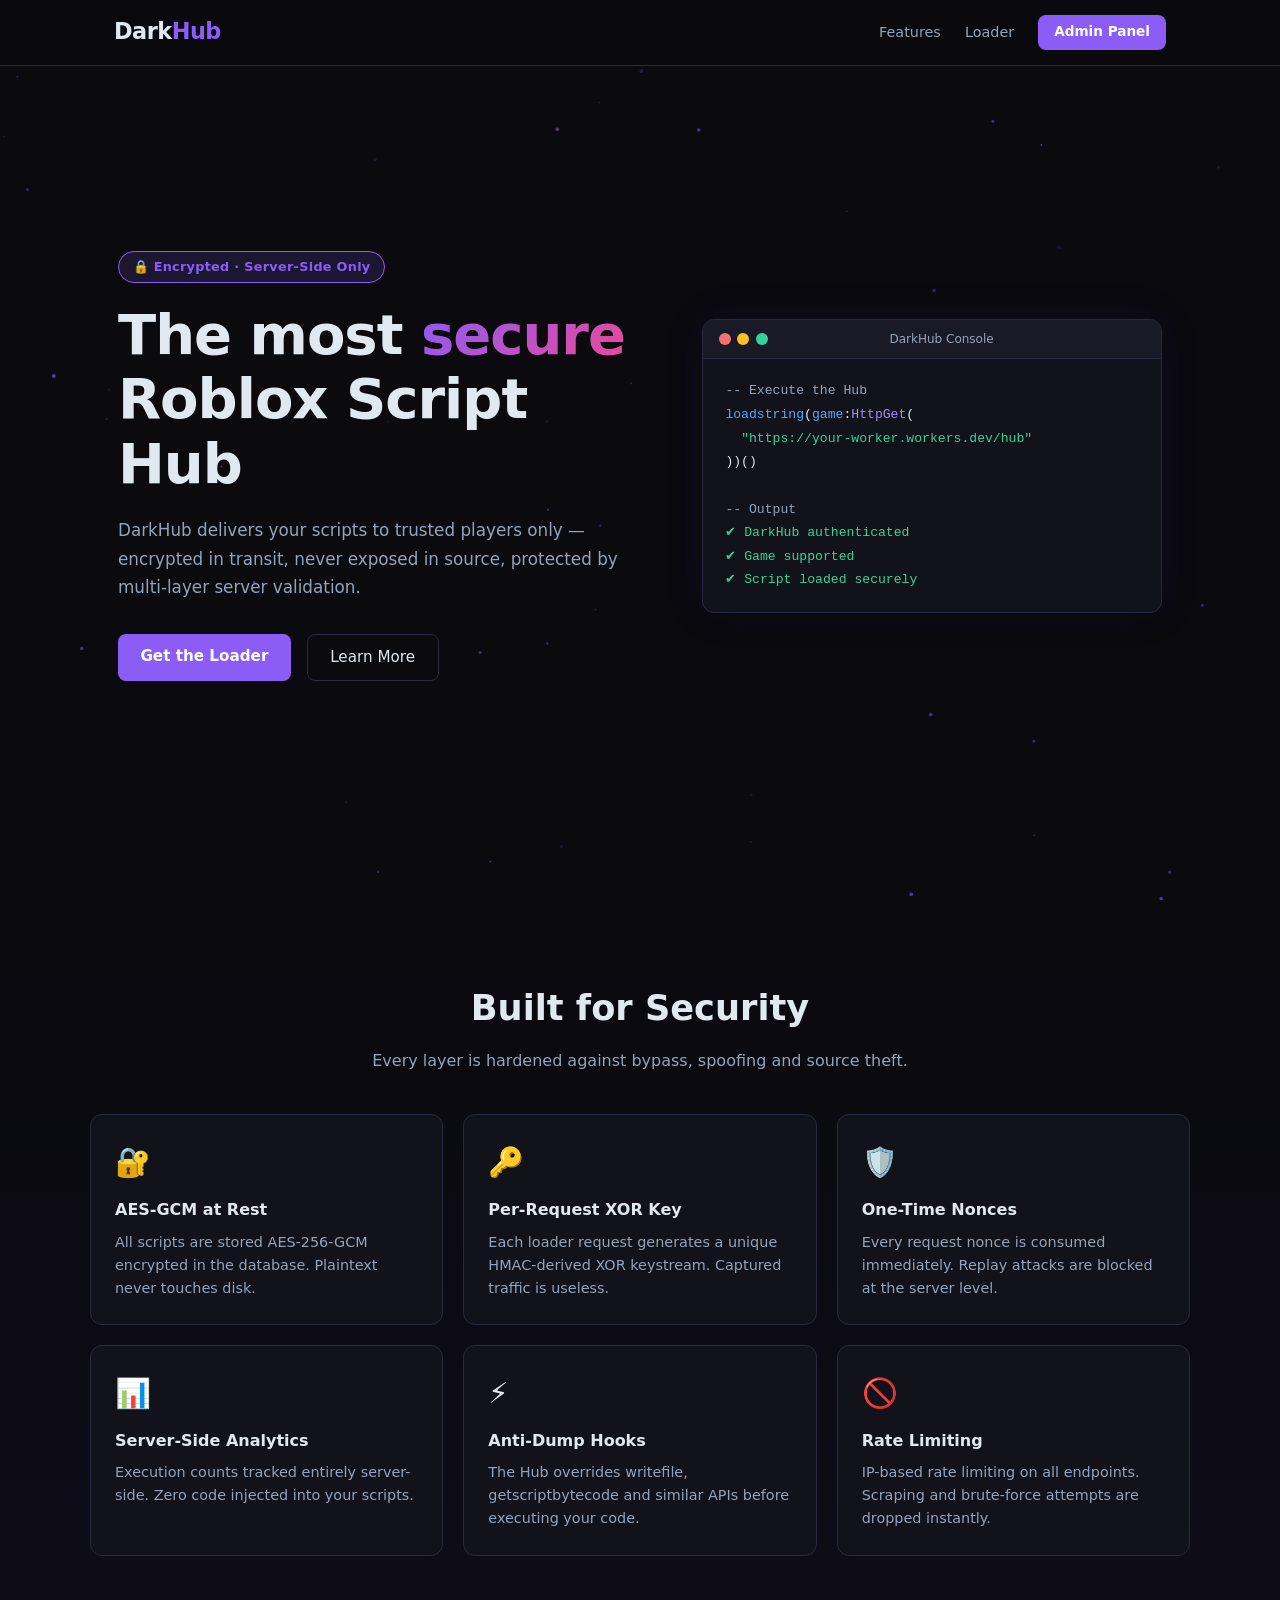
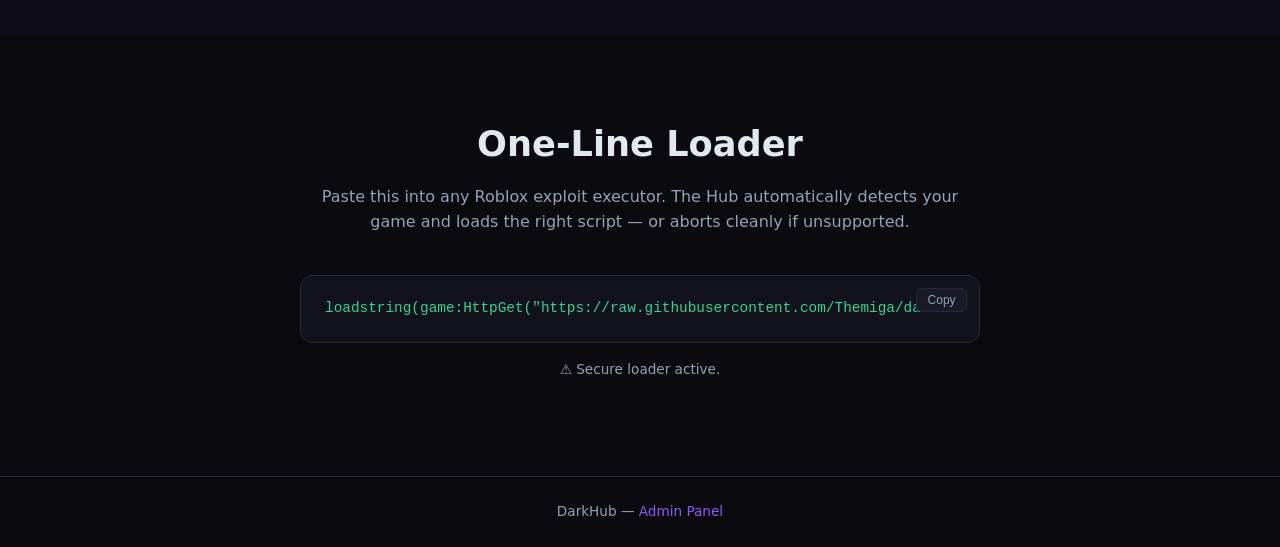
<file: index.html>
<!DOCTYPE html>
<html lang="en">
<head>
  <meta charset="UTF-8" />
  <meta name="viewport" content="width=device-width, initial-scale=1.0" />
  <title>DarkHub — Roblox Script Hub</title>
  <link rel="stylesheet" href="assets/style.css" />
  <meta name="robots" content="noindex, nofollow" />
</head>
<body class="landing-body">

  <!-- Animated background particles -->
  <canvas id="particles" aria-hidden="true"></canvas>

  <header class="nav">
    <div class="nav-inner">
      <span class="logo">Dark<span class="accent">Hub</span></span>
      <nav>
        <a href="#features">Features</a>
        <a href="#loader">Loader</a>
        <a href="admin/" class="btn-nav">Admin Panel</a>
      </nav>
    </div>
  </header>

  <main>
    <!-- Hero -->
    <section class="hero">
      <div class="hero-content">
        <div class="badge">🔒 Encrypted &middot; Server-Side Only</div>
        <h1>The most <span class="gradient-text">secure</span><br />Roblox Script Hub</h1>
        <p class="hero-sub">
          DarkHub delivers your scripts to trusted players only — encrypted in transit,
          never exposed in source, protected by multi-layer server validation.
        </p>
        <div class="hero-cta">
          <a href="#loader" class="btn-primary">Get the Loader</a>
          <a href="#features" class="btn-ghost">Learn More</a>
        </div>
      </div>
      <div class="hero-visual" aria-hidden="true">
        <div class="terminal">
          <div class="terminal-bar">
            <span class="dot red"></span><span class="dot yellow"></span><span class="dot green"></span>
            <span class="terminal-title">DarkHub Console</span>
          </div>
          <div class="terminal-body">
            <span class="t-comment">-- Execute the Hub</span><br/>
            <span class="t-fn">loadstring</span>(<span class="t-fn">game</span>:<span class="t-method">HttpGet</span>(<br/>
            &nbsp;&nbsp;<span class="t-str">"https://your-worker.workers.dev/hub"</span><br/>
            ))()<br/><br/>
            <span class="t-comment">-- Output</span><br/>
            <span class="t-green">✔ DarkHub authenticated</span><br/>
            <span class="t-green">✔ Game supported</span><br/>
            <span class="t-green">✔ Script loaded securely</span>
          </div>
        </div>
      </div>
    </section>

    <!-- Features -->
    <section id="features" class="features">
      <div class="section-inner">
        <h2 class="section-title">Built for Security</h2>
        <p class="section-sub">Every layer is hardened against bypass, spoofing and source theft.</p>
        <div class="cards">
          <div class="card">
            <div class="card-icon">🔐</div>
            <h3>AES-GCM at Rest</h3>
            <p>All scripts are stored AES-256-GCM encrypted in the database. Plaintext never touches disk.</p>
          </div>
          <div class="card">
            <div class="card-icon">🔑</div>
            <h3>Per-Request XOR Key</h3>
            <p>Each loader request generates a unique HMAC-derived XOR keystream. Captured traffic is useless.</p>
          </div>
          <div class="card">
            <div class="card-icon">🛡️</div>
            <h3>One-Time Nonces</h3>
            <p>Every request nonce is consumed immediately. Replay attacks are blocked at the server level.</p>
          </div>
          <div class="card">
            <div class="card-icon">📊</div>
            <h3>Server-Side Analytics</h3>
            <p>Execution counts tracked entirely server-side. Zero code injected into your scripts.</p>
          </div>
          <div class="card">
            <div class="card-icon">⚡</div>
            <h3>Anti-Dump Hooks</h3>
            <p>The Hub overrides writefile, getscriptbytecode and similar APIs before executing your code.</p>
          </div>
          <div class="card">
            <div class="card-icon">🚫</div>
            <h3>Rate Limiting</h3>
            <p>IP-based rate limiting on all endpoints. Scraping and brute-force attempts are dropped instantly.</p>
          </div>
        </div>
      </div>
    </section>

    <!-- Loader section -->
    <section id="loader" class="loader-section">
      <div class="section-inner narrow">
        <h2 class="section-title">One-Line Loader</h2>
        <p class="section-sub">
          Paste this into any Roblox exploit executor. The Hub automatically detects your game
          and loads the right script — or aborts cleanly if unsupported.
        </p>
        <div class="code-block">
          <button class="copy-btn" onclick="copyLoader()">Copy</button>
          <pre><code id="loader-code">loadstring(game:HttpGet("https://raw.githubusercontent.com/Themiga/darkhub/main/lua/hub.lua"))();</code></pre>
        </div>
        <p class="loader-note">
          ⚠️ Secure loader active.
        </p>
      </div>
    </section>
  </main>

  <footer class="footer">
    <p>DarkHub &mdash; <a href="admin/">Admin Panel</a></p>
  </footer>

  <script>
    // ── Particle canvas ──────────────────────────────────────────────────────
    const canvas = document.getElementById('particles');
    const ctx = canvas.getContext('2d');
    let W, H, particles;

    function resize() {
      W = canvas.width  = window.innerWidth;
      H = canvas.height = window.innerHeight;
    }

    function initParticles() {
      particles = Array.from({ length: 60 }, () => ({
        x: Math.random() * W,
        y: Math.random() * H,
        r: Math.random() * 1.5 + 0.5,
        dx: (Math.random() - 0.5) * 0.3,
        dy: (Math.random() - 0.5) * 0.3,
        a: Math.random() * 0.5 + 0.1,
      }));
    }

    function drawParticles() {
      ctx.clearRect(0, 0, W, H);
      for (const p of particles) {
        ctx.beginPath();
        ctx.arc(p.x, p.y, p.r, 0, Math.PI * 2);
        ctx.fillStyle = `rgba(139,92,246,${p.a})`;
        ctx.fill();
        p.x += p.dx; p.y += p.dy;
        if (p.x < 0) p.x = W; if (p.x > W) p.x = 0;
        if (p.y < 0) p.y = H; if (p.y > H) p.y = 0;
      }
      requestAnimationFrame(drawParticles);
    }

    window.addEventListener('resize', () => { resize(); initParticles(); });
    resize(); initParticles(); drawParticles();

    // ── Copy loader ──────────────────────────────────────────────────────────
    function copyLoader() {
      const code = document.getElementById('loader-code').textContent;
      navigator.clipboard.writeText(code).then(() => {
        const btn = document.querySelector('.copy-btn');
        btn.textContent = 'Copied!';
        setTimeout(() => btn.textContent = 'Copy', 2000);
      });
    }
  </script>
</body>
</html>
</file>
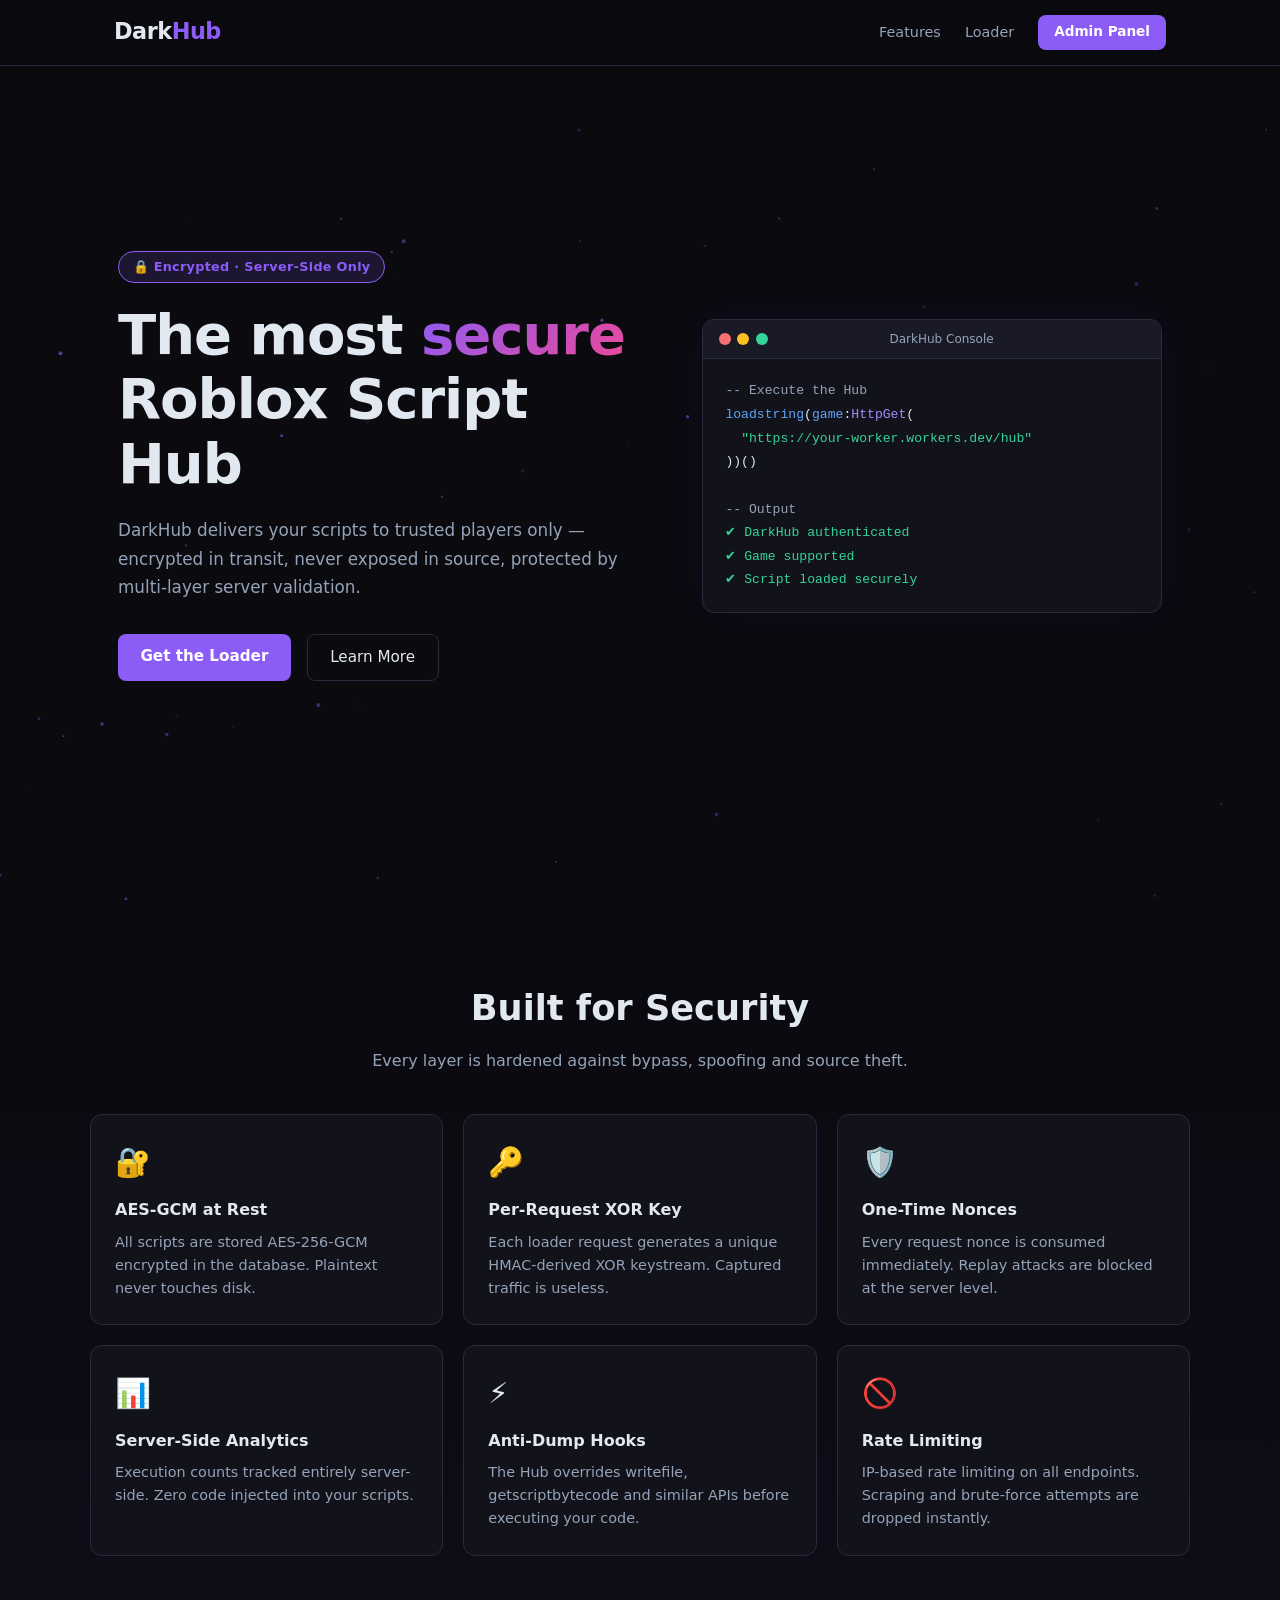
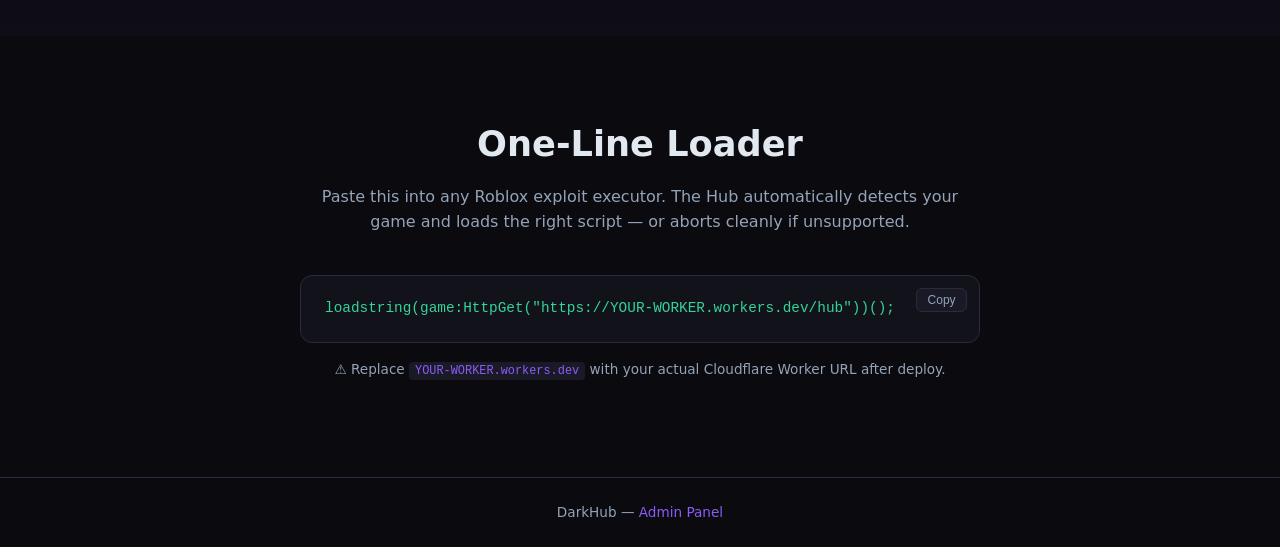
<file: frontend/index.html>
<!DOCTYPE html>
<html lang="en">
<head>
  <meta charset="UTF-8" />
  <meta name="viewport" content="width=device-width, initial-scale=1.0" />
  <title>DarkHub — Roblox Script Hub</title>
  <link rel="stylesheet" href="assets/style.css" />
  <meta name="robots" content="noindex, nofollow" />
</head>
<body class="landing-body">

  <!-- Animated background particles -->
  <canvas id="particles" aria-hidden="true"></canvas>

  <header class="nav">
    <div class="nav-inner">
      <span class="logo">Dark<span class="accent">Hub</span></span>
      <nav>
        <a href="#features">Features</a>
        <a href="#loader">Loader</a>
        <a href="admin/" class="btn-nav">Admin Panel</a>
      </nav>
    </div>
  </header>

  <main>
    <!-- Hero -->
    <section class="hero">
      <div class="hero-content">
        <div class="badge">🔒 Encrypted &middot; Server-Side Only</div>
        <h1>The most <span class="gradient-text">secure</span><br />Roblox Script Hub</h1>
        <p class="hero-sub">
          DarkHub delivers your scripts to trusted players only — encrypted in transit,
          never exposed in source, protected by multi-layer server validation.
        </p>
        <div class="hero-cta">
          <a href="#loader" class="btn-primary">Get the Loader</a>
          <a href="#features" class="btn-ghost">Learn More</a>
        </div>
      </div>
      <div class="hero-visual" aria-hidden="true">
        <div class="terminal">
          <div class="terminal-bar">
            <span class="dot red"></span><span class="dot yellow"></span><span class="dot green"></span>
            <span class="terminal-title">DarkHub Console</span>
          </div>
          <div class="terminal-body">
            <span class="t-comment">-- Execute the Hub</span><br/>
            <span class="t-fn">loadstring</span>(<span class="t-fn">game</span>:<span class="t-method">HttpGet</span>(<br/>
            &nbsp;&nbsp;<span class="t-str">"https://your-worker.workers.dev/hub"</span><br/>
            ))()<br/><br/>
            <span class="t-comment">-- Output</span><br/>
            <span class="t-green">✔ DarkHub authenticated</span><br/>
            <span class="t-green">✔ Game supported</span><br/>
            <span class="t-green">✔ Script loaded securely</span>
          </div>
        </div>
      </div>
    </section>

    <!-- Features -->
    <section id="features" class="features">
      <div class="section-inner">
        <h2 class="section-title">Built for Security</h2>
        <p class="section-sub">Every layer is hardened against bypass, spoofing and source theft.</p>
        <div class="cards">
          <div class="card">
            <div class="card-icon">🔐</div>
            <h3>AES-GCM at Rest</h3>
            <p>All scripts are stored AES-256-GCM encrypted in the database. Plaintext never touches disk.</p>
          </div>
          <div class="card">
            <div class="card-icon">🔑</div>
            <h3>Per-Request XOR Key</h3>
            <p>Each loader request generates a unique HMAC-derived XOR keystream. Captured traffic is useless.</p>
          </div>
          <div class="card">
            <div class="card-icon">🛡️</div>
            <h3>One-Time Nonces</h3>
            <p>Every request nonce is consumed immediately. Replay attacks are blocked at the server level.</p>
          </div>
          <div class="card">
            <div class="card-icon">📊</div>
            <h3>Server-Side Analytics</h3>
            <p>Execution counts tracked entirely server-side. Zero code injected into your scripts.</p>
          </div>
          <div class="card">
            <div class="card-icon">⚡</div>
            <h3>Anti-Dump Hooks</h3>
            <p>The Hub overrides writefile, getscriptbytecode and similar APIs before executing your code.</p>
          </div>
          <div class="card">
            <div class="card-icon">🚫</div>
            <h3>Rate Limiting</h3>
            <p>IP-based rate limiting on all endpoints. Scraping and brute-force attempts are dropped instantly.</p>
          </div>
        </div>
      </div>
    </section>

    <!-- Loader section -->
    <section id="loader" class="loader-section">
      <div class="section-inner narrow">
        <h2 class="section-title">One-Line Loader</h2>
        <p class="section-sub">
          Paste this into any Roblox exploit executor. The Hub automatically detects your game
          and loads the right script — or aborts cleanly if unsupported.
        </p>
        <div class="code-block">
          <button class="copy-btn" onclick="copyLoader()">Copy</button>
          <pre><code id="loader-code">loadstring(game:HttpGet("https://YOUR-WORKER.workers.dev/hub"))();</code></pre>
        </div>
        <p class="loader-note">
          ⚠️ Replace <code>YOUR-WORKER.workers.dev</code> with your actual Cloudflare Worker URL after deploy.
        </p>
      </div>
    </section>
  </main>

  <footer class="footer">
    <p>DarkHub &mdash; <a href="admin/">Admin Panel</a></p>
  </footer>

  <script>
    // ── Particle canvas ──────────────────────────────────────────────────────
    const canvas = document.getElementById('particles');
    const ctx = canvas.getContext('2d');
    let W, H, particles;

    function resize() {
      W = canvas.width  = window.innerWidth;
      H = canvas.height = window.innerHeight;
    }

    function initParticles() {
      particles = Array.from({ length: 60 }, () => ({
        x: Math.random() * W,
        y: Math.random() * H,
        r: Math.random() * 1.5 + 0.5,
        dx: (Math.random() - 0.5) * 0.3,
        dy: (Math.random() - 0.5) * 0.3,
        a: Math.random() * 0.5 + 0.1,
      }));
    }

    function drawParticles() {
      ctx.clearRect(0, 0, W, H);
      for (const p of particles) {
        ctx.beginPath();
        ctx.arc(p.x, p.y, p.r, 0, Math.PI * 2);
        ctx.fillStyle = `rgba(139,92,246,${p.a})`;
        ctx.fill();
        p.x += p.dx; p.y += p.dy;
        if (p.x < 0) p.x = W; if (p.x > W) p.x = 0;
        if (p.y < 0) p.y = H; if (p.y > H) p.y = 0;
      }
      requestAnimationFrame(drawParticles);
    }

    window.addEventListener('resize', () => { resize(); initParticles(); });
    resize(); initParticles(); drawParticles();

    // ── Copy loader ──────────────────────────────────────────────────────────
    function copyLoader() {
      const code = document.getElementById('loader-code').textContent;
      navigator.clipboard.writeText(code).then(() => {
        const btn = document.querySelector('.copy-btn');
        btn.textContent = 'Copied!';
        setTimeout(() => btn.textContent = 'Copy', 2000);
      });
    }
  </script>
</body>
</html>
</file>
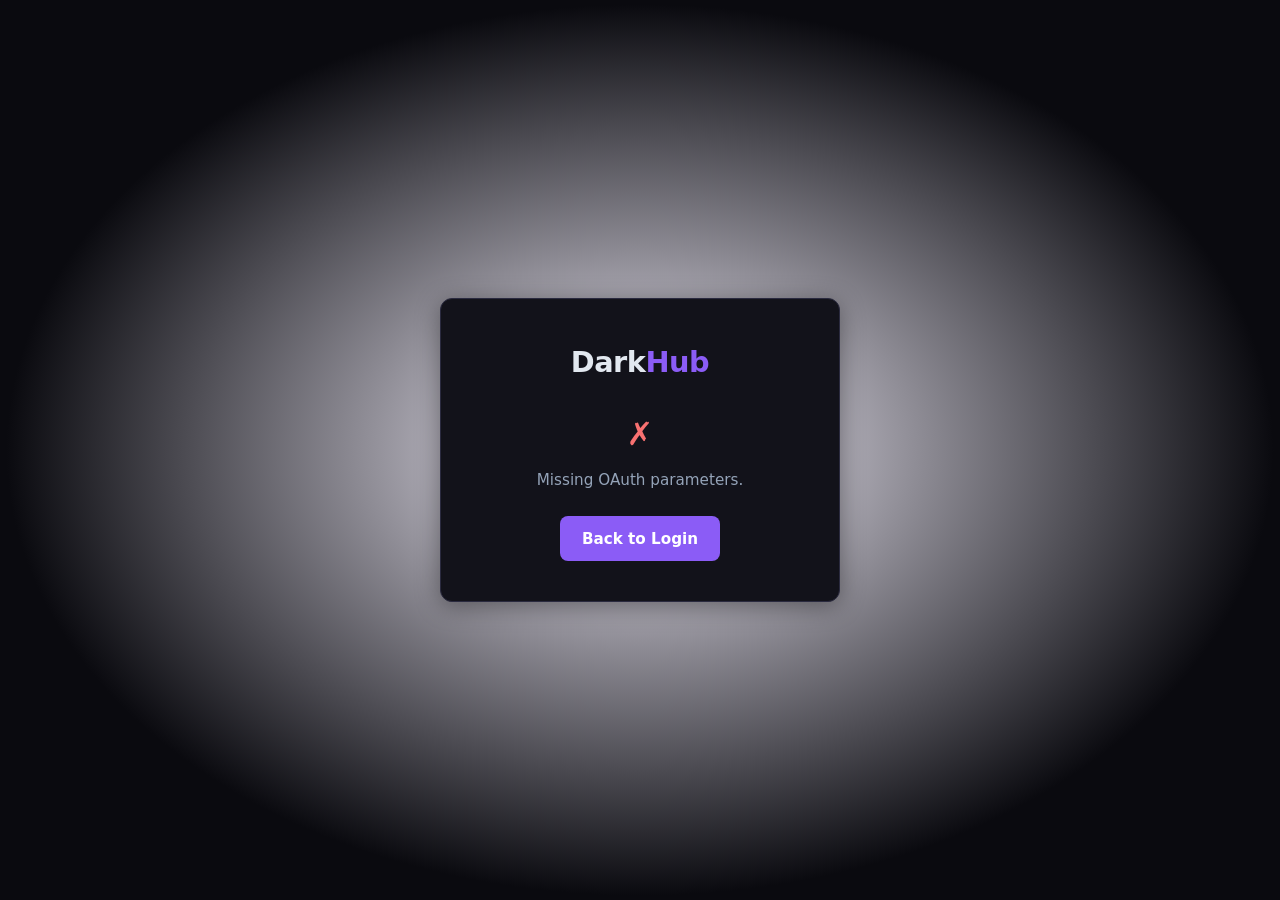
<file: callback.html>
<!DOCTYPE html>
<html lang="en">
<head>
  <meta charset="UTF-8" />
  <meta name="viewport" content="width=device-width, initial-scale=1.0" />
  <title>DarkHub — Authenticating...</title>
  <link rel="stylesheet" href="assets/style.css" />
  <meta name="robots" content="noindex, nofollow" />
</head>
<body class="auth-body">
  <div class="auth-card">
    <span class="logo">Dark<span class="accent">Hub</span></span>
    <div id="auth-status" class="auth-status">
      <div class="spinner"></div>
      <p>Authenticating with GitHub...</p>
    </div>
  </div>

  <script>
    // This page is the OAuth callback redirect target.
    // It exchanges the code+state via the Worker and stores the JWT.
    (async () => {
      const statusEl = document.getElementById('auth-status');

      function showError(msg) {
        statusEl.innerHTML = `
          <div class="auth-error">
            <span class="auth-icon">✗</span>
            <p>${msg}</p>
            <a href="admin/" class="btn-primary" style="margin-top:1rem">Back to Login</a>
          </div>`;
      }

      try {
        const params = new URLSearchParams(window.location.search);
        const code  = params.get('code');
        const state = params.get('state');

        if (!code || !state) {
          showError('Missing OAuth parameters.');
          return;
        }

        // Forward code+state to the Worker callback handler
        const WORKER = 'https://darkhub-api.themiga.workers.dev'; // replaced at deploy time by sed/CI
        const res = await fetch(`${WORKER}/api/auth/callback?code=${encodeURIComponent(code)}&state=${encodeURIComponent(state)}`, {
          credentials: 'omit',
        });

        if (!res.ok) {
          // Non-admin or error — show blocked message
          const rawText = await res.text(); let msg = rawText; try { msg = JSON.parse(rawText).error || msg; } catch(e) {} showError(msg);
          return;
        }

        const data = await res.json();
        if (!data.token) {
          showError('Authentication failed.');
          return;
        }

        // Store JWT in sessionStorage only (cleared when tab closes)
        sessionStorage.setItem('dh_token', data.token);

        // Redirect to admin panel
        statusEl.innerHTML = `
          <div class="auth-success">
            <span class="auth-icon success">✔</span>
            <p>Welcome, <strong>${data.user.login}</strong>! Redirecting...</p>
          </div>`;

        setTimeout(() => { window.location.href = 'admin/'; }, 800);

      } catch (err) {
        console.error(err);
        showError('Fetch Failed: ' + String(err));
      }
    })();
  </script>
</body>
</html>
</file>
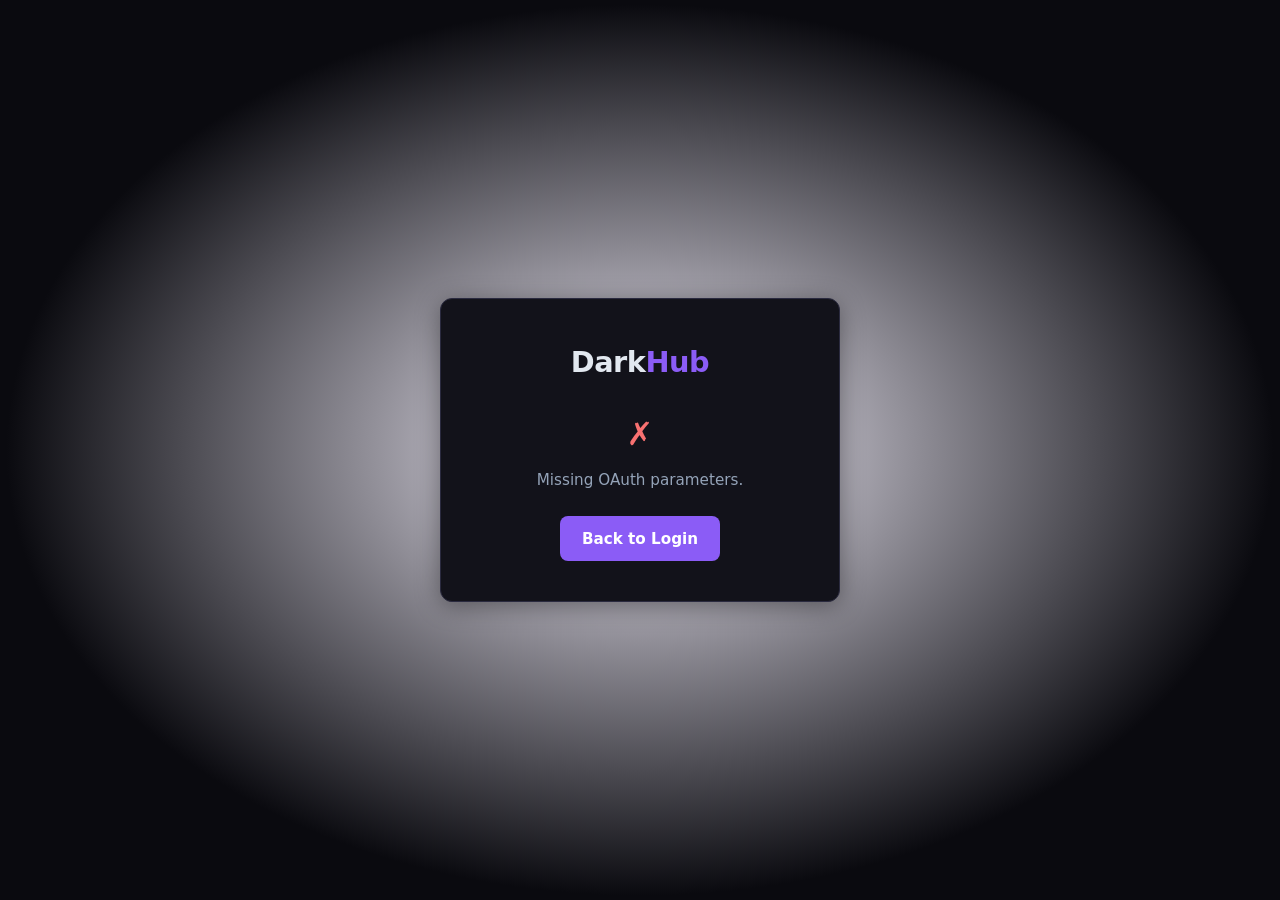
<file: frontend/callback.html>
<!DOCTYPE html>
<html lang="en">
<head>
  <meta charset="UTF-8" />
  <meta name="viewport" content="width=device-width, initial-scale=1.0" />
  <title>DarkHub — Authenticating...</title>
  <link rel="stylesheet" href="../assets/style.css" />
  <meta name="robots" content="noindex, nofollow" />
</head>
<body class="auth-body">
  <div class="auth-card">
    <span class="logo">Dark<span class="accent">Hub</span></span>
    <div id="auth-status" class="auth-status">
      <div class="spinner"></div>
      <p>Authenticating with GitHub...</p>
    </div>
  </div>

  <script>
    // This page is the OAuth callback redirect target.
    // It exchanges the code+state via the Worker and stores the JWT.
    (async () => {
      const statusEl = document.getElementById('auth-status');

      function showError(msg) {
        statusEl.innerHTML = `
          <div class="auth-error">
            <span class="auth-icon">✗</span>
            <p>${msg}</p>
            <a href="../admin/" class="btn-primary" style="margin-top:1rem">Back to Login</a>
          </div>`;
      }

      try {
        const params = new URLSearchParams(window.location.search);
        const code  = params.get('code');
        const state = params.get('state');

        if (!code || !state) {
          showError('Missing OAuth parameters.');
          return;
        }

        // Forward code+state to the Worker callback handler
        const WORKER = '__WORKER_ORIGIN__'; // replaced at deploy time by sed/CI
        const res = await fetch(`${WORKER}/api/auth/callback?code=${encodeURIComponent(code)}&state=${encodeURIComponent(state)}`, {
          credentials: 'omit',
        });

        if (!res.ok) {
          // Non-admin or error — show blocked message
          showError('You are not welcome in this area.');
          return;
        }

        const data = await res.json();
        if (!data.token) {
          showError('Authentication failed.');
          return;
        }

        // Store JWT in sessionStorage only (cleared when tab closes)
        sessionStorage.setItem('dh_token', data.token);

        // Redirect to admin panel
        statusEl.innerHTML = `
          <div class="auth-success">
            <span class="auth-icon success">✔</span>
            <p>Welcome, <strong>${data.user.login}</strong>! Redirecting...</p>
          </div>`;

        setTimeout(() => { window.location.href = '../admin/'; }, 800);

      } catch (err) {
        showError('Network error. Please try again.');
      }
    })();
  </script>
</body>
</html>
</file>
<file: assets/style.css>
/* ================================================================
   DarkHub — style.css
   Global stylesheet for landing page, admin panel and auth pages.
   Dark theme only — no sensitive data, no secrets.
   ================================================================ */

/* ── Reset & Base ─────────────────────────────────────────────── */
*, *::before, *::after { box-sizing: border-box; margin: 0; padding: 0; }

:root {
  --bg:        #0a0a0f;
  --surface:   #12121a;
  --surface2:  #1a1a27;
  --border:    #2a2a3f;
  --accent:    #8b5cf6;
  --accent2:   #6d28d9;
  --accent-gl: rgba(139,92,246,0.15);
  --green:     #34d399;
  --red:       #f87171;
  --yellow:    #fbbf24;
  --text:      #e2e8f0;
  --muted:     #94a3b8;
  --radius:    12px;
  --radius-sm: 8px;
  --shadow:    0 4px 24px rgba(0,0,0,0.4);
}

html { font-size: 16px; scroll-behavior: smooth; }

body {
  background: var(--bg);
  color: var(--text);
  font-family: 'Segoe UI', system-ui, -apple-system, sans-serif;
  line-height: 1.6;
  min-height: 100vh;
}

a { color: var(--accent); text-decoration: none; }
a:hover { text-decoration: underline; }

code {
  font-family: 'Cascadia Code', 'Fira Code', 'Consolas', monospace;
  background: var(--surface2);
  padding: 2px 6px;
  border-radius: 4px;
  font-size: 0.875em;
  color: var(--accent);
}

/* ── Buttons ──────────────────────────────────────────────────── */
.btn-primary {
  display: inline-block;
  background: var(--accent);
  color: #fff;
  padding: 0.65rem 1.4rem;
  border-radius: var(--radius-sm);
  font-weight: 600;
  font-size: 0.95rem;
  border: none;
  cursor: pointer;
  transition: background 0.2s, transform 0.1s;
}
.btn-primary:hover { background: var(--accent2); text-decoration: none; transform: translateY(-1px); }
.btn-primary:active { transform: translateY(0); }

.btn-ghost {
  display: inline-block;
  background: transparent;
  color: var(--text);
  padding: 0.65rem 1.4rem;
  border-radius: var(--radius-sm);
  font-weight: 500;
  font-size: 0.95rem;
  border: 1px solid var(--border);
  cursor: pointer;
  transition: border-color 0.2s, background 0.2s;
}
.btn-ghost:hover { border-color: var(--accent); background: var(--accent-gl); text-decoration: none; }

.btn-nav {
  display: inline-block;
  padding: 0.4rem 1rem;
  background: var(--accent);
  color: #fff;
  border-radius: var(--radius-sm);
  font-weight: 600;
  font-size: 0.85rem;
  transition: background 0.2s;
}
.btn-nav:hover { background: var(--accent2); text-decoration: none; }

.btn-danger {
  background: var(--red);
  color: #fff;
  border: none;
  padding: 0.4rem 0.9rem;
  border-radius: var(--radius-sm);
  cursor: pointer;
  font-size: 0.85rem;
  transition: opacity 0.2s;
}
.btn-danger:hover { opacity: 0.85; }

.btn-sm {
  padding: 0.35rem 0.75rem;
  font-size: 0.8rem;
  border-radius: 6px;
}

/* ── Shared Layout ────────────────────────────────────────────── */
.logo {
  font-size: 1.4rem;
  font-weight: 800;
  letter-spacing: -0.5px;
  color: var(--text);
}
.accent { color: var(--accent); }

/* ── Landing Nav ──────────────────────────────────────────────── */
.nav {
  position: fixed;
  top: 0; left: 0; right: 0;
  z-index: 100;
  background: rgba(10,10,15,0.85);
  backdrop-filter: blur(12px);
  border-bottom: 1px solid var(--border);
}
.nav-inner {
  max-width: 1100px;
  margin: 0 auto;
  padding: 0.9rem 1.5rem;
  display: flex;
  align-items: center;
  justify-content: space-between;
}
.nav nav { display: flex; gap: 1.5rem; align-items: center; }
.nav nav a:not(.btn-nav) { color: var(--muted); font-size: 0.9rem; transition: color 0.2s; }
.nav nav a:not(.btn-nav):hover { color: var(--text); text-decoration: none; }

/* ── Landing Body ─────────────────────────────────────────────── */
.landing-body { overflow-x: hidden; }

#particles {
  position: fixed;
  inset: 0;
  pointer-events: none;
  z-index: 0;
}

main { position: relative; z-index: 1; }

/* ── Hero ─────────────────────────────────────────────────────── */
.hero {
  min-height: 100vh;
  display: flex;
  align-items: center;
  justify-content: center;
  padding: 6rem 1.5rem 4rem;
  gap: 4rem;
  max-width: 1100px;
  margin: 0 auto;
}

.hero-content { flex: 1; max-width: 520px; }

.badge {
  display: inline-block;
  background: var(--accent-gl);
  color: var(--accent);
  border: 1px solid var(--accent);
  padding: 0.3rem 0.85rem;
  border-radius: 99px;
  font-size: 0.8rem;
  font-weight: 600;
  margin-bottom: 1.25rem;
  letter-spacing: 0.3px;
}

h1 {
  font-size: clamp(2.2rem, 5vw, 3.5rem);
  font-weight: 800;
  line-height: 1.15;
  margin-bottom: 1.25rem;
  letter-spacing: -1px;
}

.gradient-text {
  background: linear-gradient(135deg, var(--accent), #ec4899);
  -webkit-background-clip: text;
  -webkit-text-fill-color: transparent;
  background-clip: text;
}

.hero-sub {
  color: var(--muted);
  font-size: 1.05rem;
  margin-bottom: 2rem;
  line-height: 1.7;
}

.hero-cta { display: flex; gap: 1rem; flex-wrap: wrap; }

/* ── Terminal Visual ──────────────────────────────────────────── */
.hero-visual { flex: 1; max-width: 460px; }

.terminal {
  background: var(--surface);
  border: 1px solid var(--border);
  border-radius: var(--radius);
  box-shadow: var(--shadow), 0 0 40px rgba(139,92,246,0.1);
  overflow: hidden;
}

.terminal-bar {
  background: var(--surface2);
  padding: 0.6rem 1rem;
  display: flex;
  align-items: center;
  gap: 0.4rem;
  border-bottom: 1px solid var(--border);
}

.dot { width: 12px; height: 12px; border-radius: 50%; }
.dot.red { background: var(--red); }
.dot.yellow { background: var(--yellow); }
.dot.green { background: var(--green); }

.terminal-title {
  flex: 1;
  text-align: center;
  font-size: 0.75rem;
  color: var(--muted);
  margin-left: -36px;
}

.terminal-body {
  padding: 1.25rem 1.4rem;
  font-family: 'Cascadia Code', 'Fira Code', monospace;
  font-size: 0.82rem;
  line-height: 1.8;
  color: var(--text);
}

.t-comment { color: var(--muted); }
.t-fn { color: #60a5fa; }
.t-method { color: #a78bfa; }
.t-str { color: var(--green); }
.t-green { color: var(--green); }

/* ── Features ─────────────────────────────────────────────────── */
.features {
  padding: 5rem 1.5rem;
  background: linear-gradient(180deg, transparent, rgba(139,92,246,0.04));
}

.section-inner { max-width: 1100px; margin: 0 auto; }
.section-inner.narrow { max-width: 680px; }

.section-title {
  font-size: clamp(1.6rem, 3vw, 2.2rem);
  font-weight: 700;
  text-align: center;
  margin-bottom: 0.75rem;
}

.section-sub {
  color: var(--muted);
  text-align: center;
  margin-bottom: 2.5rem;
  font-size: 1rem;
}

.cards {
  display: grid;
  grid-template-columns: repeat(auto-fit, minmax(280px, 1fr));
  gap: 1.25rem;
}

.card {
  background: var(--surface);
  border: 1px solid var(--border);
  border-radius: var(--radius);
  padding: 1.5rem;
  transition: border-color 0.2s, box-shadow 0.2s;
}
.card:hover { border-color: var(--accent); box-shadow: 0 0 20px rgba(139,92,246,0.1); }

.card-icon { font-size: 1.8rem; margin-bottom: 0.75rem; }
.card h3 { font-size: 1rem; font-weight: 700; margin-bottom: 0.5rem; }
.card p { color: var(--muted); font-size: 0.9rem; line-height: 1.6; }

/* ── Loader Section ───────────────────────────────────────────── */
.loader-section { padding: 5rem 1.5rem 6rem; }

.code-block {
  position: relative;
  background: var(--surface);
  border: 1px solid var(--border);
  border-radius: var(--radius);
  padding: 1.25rem 1.5rem;
  margin-bottom: 1rem;
}

.code-block pre { overflow-x: auto; }
.code-block code { background: none; padding: 0; color: var(--green); font-size: 0.9rem; }

.copy-btn {
  position: absolute;
  top: 0.75rem;
  right: 0.75rem;
  background: var(--surface2);
  border: 1px solid var(--border);
  color: var(--muted);
  padding: 0.25rem 0.65rem;
  border-radius: 6px;
  font-size: 0.75rem;
  cursor: pointer;
  transition: color 0.2s, border-color 0.2s;
}
.copy-btn:hover { color: var(--text); border-color: var(--accent); }

.loader-note { color: var(--muted); font-size: 0.85rem; text-align: center; }

/* ── Footer ───────────────────────────────────────────────────── */
.footer {
  border-top: 1px solid var(--border);
  text-align: center;
  padding: 1.5rem;
  color: var(--muted);
  font-size: 0.85rem;
  position: relative;
  z-index: 1;
}

/* ── Auth Pages ───────────────────────────────────────────────── */
.auth-body {
  display: flex;
  align-items: center;
  justify-content: center;
  min-height: 100vh;
  background: radial-gradient(ellipse at center, rgba(139,92,246,0.08) 0%, var(--bg) 70%);
}

.auth-card {
  background: var(--surface);
  border: 1px solid var(--border);
  border-radius: var(--radius);
  padding: 2.5rem 2rem;
  text-align: center;
  width: 100%;
  max-width: 400px;
  box-shadow: var(--shadow);
}

.auth-card .logo { display: block; font-size: 1.8rem; margin-bottom: 1.5rem; }

.auth-status { display: flex; flex-direction: column; align-items: center; gap: 0.75rem; }
.auth-status p { color: var(--muted); font-size: 0.95rem; }

.auth-icon { font-size: 2rem; }
.auth-icon.success { color: var(--green); }

.auth-error { display: flex; flex-direction: column; align-items: center; gap: 0.5rem; }
.auth-error .auth-icon { color: var(--red); }
.auth-error p { color: var(--muted); }

.auth-success { display: flex; flex-direction: column; align-items: center; gap: 0.5rem; }

/* ── Spinner ──────────────────────────────────────────────────── */
.spinner {
  width: 32px; height: 32px;
  border: 3px solid var(--border);
  border-top-color: var(--accent);
  border-radius: 50%;
  animation: spin 0.7s linear infinite;
}
@keyframes spin { to { transform: rotate(360deg); } }

/* ── Admin Layout ─────────────────────────────────────────────── */
.admin-body { display: flex; min-height: 100vh; }

.sidebar {
  width: 230px;
  flex-shrink: 0;
  background: var(--surface);
  border-right: 1px solid var(--border);
  display: flex;
  flex-direction: column;
  padding: 1.25rem 0;
  position: fixed;
  top: 0; left: 0; bottom: 0;
  z-index: 50;
}

.sidebar .logo { padding: 0 1.25rem 1.25rem; border-bottom: 1px solid var(--border); font-size: 1.3rem; }

.sidebar-nav {
  flex: 1;
  padding: 1rem 0;
  display: flex;
  flex-direction: column;
  gap: 2px;
}

.sidebar-link {
  display: flex;
  align-items: center;
  gap: 0.65rem;
  padding: 0.6rem 1.25rem;
  color: var(--muted);
  font-size: 0.9rem;
  font-weight: 500;
  border-left: 3px solid transparent;
  transition: color 0.2s, background 0.2s, border-color 0.2s;
  cursor: pointer;
}
.sidebar-link:hover { color: var(--text); background: var(--surface2); text-decoration: none; }
.sidebar-link.active { color: var(--accent); border-left-color: var(--accent); background: var(--accent-gl); }
.sidebar-link .icon { font-size: 1.05rem; }

.sidebar-footer {
  padding: 1rem 1.25rem;
  border-top: 1px solid var(--border);
}

.admin-user {
  display: flex;
  align-items: center;
  gap: 0.65rem;
  margin-bottom: 0.75rem;
}

.admin-avatar {
  width: 32px; height: 32px;
  border-radius: 50%;
  border: 2px solid var(--border);
}

.admin-name {
  font-size: 0.85rem;
  font-weight: 600;
  color: var(--text);
  overflow: hidden;
  text-overflow: ellipsis;
  white-space: nowrap;
}

.btn-logout {
  width: 100%;
  background: transparent;
  border: 1px solid var(--border);
  color: var(--muted);
  padding: 0.45rem;
  border-radius: var(--radius-sm);
  font-size: 0.8rem;
  cursor: pointer;
  transition: border-color 0.2s, color 0.2s;
}
.btn-logout:hover { border-color: var(--red); color: var(--red); }

/* ── Admin Main ───────────────────────────────────────────────── */
.admin-main {
  margin-left: 230px;
  flex: 1;
  min-height: 100vh;
}

.admin-topbar {
  position: sticky;
  top: 0;
  background: rgba(10,10,15,0.9);
  backdrop-filter: blur(8px);
  border-bottom: 1px solid var(--border);
  padding: 0.85rem 1.75rem;
  display: flex;
  align-items: center;
  justify-content: space-between;
  z-index: 40;
}

.admin-topbar h1 { font-size: 1.1rem; font-weight: 700; }

.admin-content { padding: 2rem 1.75rem; }

/* ── Stat Cards ───────────────────────────────────────────────── */
.stat-grid {
  display: grid;
  grid-template-columns: repeat(auto-fit, minmax(200px, 1fr));
  gap: 1rem;
  margin-bottom: 2rem;
}

.stat-card {
  background: var(--surface);
  border: 1px solid var(--border);
  border-radius: var(--radius);
  padding: 1.25rem 1.5rem;
}

.stat-label { font-size: 0.8rem; color: var(--muted); text-transform: uppercase; letter-spacing: 0.5px; margin-bottom: 0.4rem; }
.stat-value { font-size: 2rem; font-weight: 800; color: var(--accent); }

/* ── Table ────────────────────────────────────────────────────── */
.table-wrap {
  background: var(--surface);
  border: 1px solid var(--border);
  border-radius: var(--radius);
  overflow: hidden;
}

.table-header {
  padding: 1rem 1.25rem;
  border-bottom: 1px solid var(--border);
  display: flex;
  align-items: center;
  justify-content: space-between;
}

.table-header h2 { font-size: 1rem; font-weight: 700; }

table {
  width: 100%;
  border-collapse: collapse;
  font-size: 0.875rem;
}

thead { background: var(--surface2); }
th {
  text-align: left;
  padding: 0.75rem 1.25rem;
  color: var(--muted);
  font-weight: 600;
  font-size: 0.78rem;
  text-transform: uppercase;
  letter-spacing: 0.4px;
}

td {
  padding: 0.85rem 1.25rem;
  border-top: 1px solid var(--border);
  color: var(--text);
}

tr:hover td { background: rgba(255,255,255,0.02); }

.badge-enabled {
  background: rgba(52,211,153,0.15);
  color: var(--green);
  border: 1px solid rgba(52,211,153,0.3);
  padding: 2px 8px;
  border-radius: 99px;
  font-size: 0.75rem;
  font-weight: 600;
}

.badge-disabled {
  background: rgba(248,113,113,0.1);
  color: var(--red);
  border: 1px solid rgba(248,113,113,0.3);
  padding: 2px 8px;
  border-radius: 99px;
  font-size: 0.75rem;
  font-weight: 600;
}

.td-actions { display: flex; gap: 0.5rem; }

.btn-edit {
  background: var(--surface2);
  border: 1px solid var(--border);
  color: var(--text);
  padding: 0.3rem 0.7rem;
  border-radius: 6px;
  font-size: 0.8rem;
  cursor: pointer;
  transition: border-color 0.2s;
}
.btn-edit:hover { border-color: var(--accent); color: var(--accent); }

/* ── Modal ────────────────────────────────────────────────────── */
.modal-overlay {
  display: none;
  position: fixed;
  inset: 0;
  background: rgba(0,0,0,0.65);
  z-index: 200;
  align-items: center;
  justify-content: center;
  padding: 1rem;
}
.modal-overlay.open { display: flex; }

.modal {
  background: var(--surface);
  border: 1px solid var(--border);
  border-radius: var(--radius);
  width: 100%;
  max-width: 680px;
  max-height: 90vh;
  overflow-y: auto;
  box-shadow: 0 8px 40px rgba(0,0,0,0.6);
  animation: slideIn 0.18s ease;
}

@keyframes slideIn {
  from { transform: translateY(12px); opacity: 0; }
  to   { transform: translateY(0);    opacity: 1; }
}

.modal-header {
  display: flex;
  align-items: center;
  justify-content: space-between;
  padding: 1.25rem 1.5rem;
  border-bottom: 1px solid var(--border);
}
.modal-header h2 { font-size: 1.05rem; font-weight: 700; }

.modal-close {
  background: none;
  border: none;
  color: var(--muted);
  font-size: 1.25rem;
  cursor: pointer;
  transition: color 0.2s;
  line-height: 1;
  padding: 2px 6px;
}
.modal-close:hover { color: var(--text); }

.modal-body { padding: 1.5rem; }

.form-group { margin-bottom: 1rem; }
.form-group label { display: block; font-size: 0.85rem; font-weight: 600; margin-bottom: 0.4rem; color: var(--muted); }

.form-input {
  width: 100%;
  background: var(--surface2);
  border: 1px solid var(--border);
  color: var(--text);
  padding: 0.6rem 0.85rem;
  border-radius: var(--radius-sm);
  font-size: 0.9rem;
  transition: border-color 0.2s;
}
.form-input:focus { outline: none; border-color: var(--accent); }

.form-textarea {
  width: 100%;
  background: var(--surface2);
  border: 1px solid var(--border);
  color: var(--text);
  padding: 0.75rem 0.85rem;
  border-radius: var(--radius-sm);
  font-size: 0.82rem;
  font-family: 'Cascadia Code', 'Fira Code', monospace;
  resize: vertical;
  min-height: 200px;
  transition: border-color 0.2s;
}
.form-textarea:focus { outline: none; border-color: var(--accent); }

.form-toggle { display: flex; align-items: center; gap: 0.5rem; }

.modal-footer {
  padding: 1rem 1.5rem;
  border-top: 1px solid var(--border);
  display: flex;
  justify-content: flex-end;
  gap: 0.75rem;
}

/* ── Login screen (admin) ─────────────────────────────────────── */
#admin-login {
  display: flex;
  align-items: center;
  justify-content: center;
  min-height: 100vh;
  width: 100%;
  background: radial-gradient(ellipse at center, rgba(139,92,246,0.08) 0%, var(--bg) 70%);
}

.login-card {
  background: var(--surface);
  border: 1px solid var(--border);
  border-radius: var(--radius);
  padding: 2.5rem 2rem;
  text-align: center;
  width: 100%;
  max-width: 380px;
  box-shadow: var(--shadow);
}

.login-card .logo { display: block; font-size: 2rem; margin-bottom: 0.5rem; }
.login-card p { color: var(--muted); margin-bottom: 1.75rem; font-size: 0.9rem; }

.btn-github {
  display: flex;
  align-items: center;
  justify-content: center;
  gap: 0.65rem;
  width: 100%;
  background: #24292f;
  border: 1px solid #444;
  color: #fff;
  padding: 0.7rem 1.25rem;
  border-radius: var(--radius-sm);
  font-size: 0.95rem;
  font-weight: 600;
  cursor: pointer;
  transition: background 0.2s;
}
.btn-github:hover { background: #32383f; text-decoration: none; }
.btn-github svg { flex-shrink: 0; }

/* ── Notification toast ───────────────────────────────────────── */
.toast-container {
  position: fixed;
  bottom: 1.5rem;
  right: 1.5rem;
  display: flex;
  flex-direction: column;
  gap: 0.5rem;
  z-index: 999;
}

.toast {
  background: var(--surface);
  border: 1px solid var(--border);
  border-radius: var(--radius-sm);
  padding: 0.75rem 1.1rem;
  font-size: 0.875rem;
  box-shadow: var(--shadow);
  animation: toastIn 0.2s ease;
  max-width: 320px;
}
.toast.success { border-left: 3px solid var(--green); }
.toast.error   { border-left: 3px solid var(--red); }

@keyframes toastIn {
  from { transform: translateX(20px); opacity: 0; }
  to   { transform: translateX(0);    opacity: 1; }
}

/* ── Empty state ──────────────────────────────────────────────── */
.empty-state {
  text-align: center;
  padding: 3rem;
  color: var(--muted);
}
.empty-state .empty-icon { font-size: 2.5rem; margin-bottom: 0.75rem; }

/* ── Analytics chart placeholder ─────────────────────────────── */
.chart-wrap {
  background: var(--surface);
  border: 1px solid var(--border);
  border-radius: var(--radius);
  padding: 1.5rem;
  margin-bottom: 1.5rem;
}

.chart-bars {
  display: flex;
  align-items: flex-end;
  gap: 4px;
  height: 120px;
  margin-top: 1rem;
}

.chart-bar {
  flex: 1;
  background: var(--accent);
  border-radius: 3px 3px 0 0;
  min-height: 2px;
  opacity: 0.7;
  transition: opacity 0.2s;
  position: relative;
}
.chart-bar:hover { opacity: 1; }
.chart-bar-tooltip {
  display: none;
  position: absolute;
  top: -28px;
  left: 50%;
  transform: translateX(-50%);
  background: var(--surface2);
  border: 1px solid var(--border);
  padding: 2px 6px;
  border-radius: 4px;
  font-size: 0.7rem;
  white-space: nowrap;
  color: var(--text);
}
.chart-bar:hover .chart-bar-tooltip { display: block; }

/* ── Responsive ───────────────────────────────────────────────── */
@media (max-width: 900px) {
  .hero { flex-direction: column; text-align: center; padding-top: 5rem; }
  .hero-cta { justify-content: center; }
  .hero-visual { display: none; }
}

@media (max-width: 768px) {
  .sidebar { transform: translateX(-100%); transition: transform 0.3s; }
  .sidebar.open { transform: translateX(0); }
  .admin-main { margin-left: 0; }
}
</file>
<file: frontend/assets/style.css>
/* ================================================================
   DarkHub — style.css
   Global stylesheet for landing page, admin panel and auth pages.
   Dark theme only — no sensitive data, no secrets.
   ================================================================ */

/* ── Reset & Base ─────────────────────────────────────────────── */
*, *::before, *::after { box-sizing: border-box; margin: 0; padding: 0; }

:root {
  --bg:        #0a0a0f;
  --surface:   #12121a;
  --surface2:  #1a1a27;
  --border:    #2a2a3f;
  --accent:    #8b5cf6;
  --accent2:   #6d28d9;
  --accent-gl: rgba(139,92,246,0.15);
  --green:     #34d399;
  --red:       #f87171;
  --yellow:    #fbbf24;
  --text:      #e2e8f0;
  --muted:     #94a3b8;
  --radius:    12px;
  --radius-sm: 8px;
  --shadow:    0 4px 24px rgba(0,0,0,0.4);
}

html { font-size: 16px; scroll-behavior: smooth; }

body {
  background: var(--bg);
  color: var(--text);
  font-family: 'Segoe UI', system-ui, -apple-system, sans-serif;
  line-height: 1.6;
  min-height: 100vh;
}

a { color: var(--accent); text-decoration: none; }
a:hover { text-decoration: underline; }

code {
  font-family: 'Cascadia Code', 'Fira Code', 'Consolas', monospace;
  background: var(--surface2);
  padding: 2px 6px;
  border-radius: 4px;
  font-size: 0.875em;
  color: var(--accent);
}

/* ── Buttons ──────────────────────────────────────────────────── */
.btn-primary {
  display: inline-block;
  background: var(--accent);
  color: #fff;
  padding: 0.65rem 1.4rem;
  border-radius: var(--radius-sm);
  font-weight: 600;
  font-size: 0.95rem;
  border: none;
  cursor: pointer;
  transition: background 0.2s, transform 0.1s;
}
.btn-primary:hover { background: var(--accent2); text-decoration: none; transform: translateY(-1px); }
.btn-primary:active { transform: translateY(0); }

.btn-ghost {
  display: inline-block;
  background: transparent;
  color: var(--text);
  padding: 0.65rem 1.4rem;
  border-radius: var(--radius-sm);
  font-weight: 500;
  font-size: 0.95rem;
  border: 1px solid var(--border);
  cursor: pointer;
  transition: border-color 0.2s, background 0.2s;
}
.btn-ghost:hover { border-color: var(--accent); background: var(--accent-gl); text-decoration: none; }

.btn-nav {
  display: inline-block;
  padding: 0.4rem 1rem;
  background: var(--accent);
  color: #fff;
  border-radius: var(--radius-sm);
  font-weight: 600;
  font-size: 0.85rem;
  transition: background 0.2s;
}
.btn-nav:hover { background: var(--accent2); text-decoration: none; }

.btn-danger {
  background: var(--red);
  color: #fff;
  border: none;
  padding: 0.4rem 0.9rem;
  border-radius: var(--radius-sm);
  cursor: pointer;
  font-size: 0.85rem;
  transition: opacity 0.2s;
}
.btn-danger:hover { opacity: 0.85; }

.btn-sm {
  padding: 0.35rem 0.75rem;
  font-size: 0.8rem;
  border-radius: 6px;
}

/* ── Shared Layout ────────────────────────────────────────────── */
.logo {
  font-size: 1.4rem;
  font-weight: 800;
  letter-spacing: -0.5px;
  color: var(--text);
}
.accent { color: var(--accent); }

/* ── Landing Nav ──────────────────────────────────────────────── */
.nav {
  position: fixed;
  top: 0; left: 0; right: 0;
  z-index: 100;
  background: rgba(10,10,15,0.85);
  backdrop-filter: blur(12px);
  border-bottom: 1px solid var(--border);
}
.nav-inner {
  max-width: 1100px;
  margin: 0 auto;
  padding: 0.9rem 1.5rem;
  display: flex;
  align-items: center;
  justify-content: space-between;
}
.nav nav { display: flex; gap: 1.5rem; align-items: center; }
.nav nav a:not(.btn-nav) { color: var(--muted); font-size: 0.9rem; transition: color 0.2s; }
.nav nav a:not(.btn-nav):hover { color: var(--text); text-decoration: none; }

/* ── Landing Body ─────────────────────────────────────────────── */
.landing-body { overflow-x: hidden; }

#particles {
  position: fixed;
  inset: 0;
  pointer-events: none;
  z-index: 0;
}

main { position: relative; z-index: 1; }

/* ── Hero ─────────────────────────────────────────────────────── */
.hero {
  min-height: 100vh;
  display: flex;
  align-items: center;
  justify-content: center;
  padding: 6rem 1.5rem 4rem;
  gap: 4rem;
  max-width: 1100px;
  margin: 0 auto;
}

.hero-content { flex: 1; max-width: 520px; }

.badge {
  display: inline-block;
  background: var(--accent-gl);
  color: var(--accent);
  border: 1px solid var(--accent);
  padding: 0.3rem 0.85rem;
  border-radius: 99px;
  font-size: 0.8rem;
  font-weight: 600;
  margin-bottom: 1.25rem;
  letter-spacing: 0.3px;
}

h1 {
  font-size: clamp(2.2rem, 5vw, 3.5rem);
  font-weight: 800;
  line-height: 1.15;
  margin-bottom: 1.25rem;
  letter-spacing: -1px;
}

.gradient-text {
  background: linear-gradient(135deg, var(--accent), #ec4899);
  -webkit-background-clip: text;
  -webkit-text-fill-color: transparent;
  background-clip: text;
}

.hero-sub {
  color: var(--muted);
  font-size: 1.05rem;
  margin-bottom: 2rem;
  line-height: 1.7;
}

.hero-cta { display: flex; gap: 1rem; flex-wrap: wrap; }

/* ── Terminal Visual ──────────────────────────────────────────── */
.hero-visual { flex: 1; max-width: 460px; }

.terminal {
  background: var(--surface);
  border: 1px solid var(--border);
  border-radius: var(--radius);
  box-shadow: var(--shadow), 0 0 40px rgba(139,92,246,0.1);
  overflow: hidden;
}

.terminal-bar {
  background: var(--surface2);
  padding: 0.6rem 1rem;
  display: flex;
  align-items: center;
  gap: 0.4rem;
  border-bottom: 1px solid var(--border);
}

.dot { width: 12px; height: 12px; border-radius: 50%; }
.dot.red { background: var(--red); }
.dot.yellow { background: var(--yellow); }
.dot.green { background: var(--green); }

.terminal-title {
  flex: 1;
  text-align: center;
  font-size: 0.75rem;
  color: var(--muted);
  margin-left: -36px;
}

.terminal-body {
  padding: 1.25rem 1.4rem;
  font-family: 'Cascadia Code', 'Fira Code', monospace;
  font-size: 0.82rem;
  line-height: 1.8;
  color: var(--text);
}

.t-comment { color: var(--muted); }
.t-fn { color: #60a5fa; }
.t-method { color: #a78bfa; }
.t-str { color: var(--green); }
.t-green { color: var(--green); }

/* ── Features ─────────────────────────────────────────────────── */
.features {
  padding: 5rem 1.5rem;
  background: linear-gradient(180deg, transparent, rgba(139,92,246,0.04));
}

.section-inner { max-width: 1100px; margin: 0 auto; }
.section-inner.narrow { max-width: 680px; }

.section-title {
  font-size: clamp(1.6rem, 3vw, 2.2rem);
  font-weight: 700;
  text-align: center;
  margin-bottom: 0.75rem;
}

.section-sub {
  color: var(--muted);
  text-align: center;
  margin-bottom: 2.5rem;
  font-size: 1rem;
}

.cards {
  display: grid;
  grid-template-columns: repeat(auto-fit, minmax(280px, 1fr));
  gap: 1.25rem;
}

.card {
  background: var(--surface);
  border: 1px solid var(--border);
  border-radius: var(--radius);
  padding: 1.5rem;
  transition: border-color 0.2s, box-shadow 0.2s;
}
.card:hover { border-color: var(--accent); box-shadow: 0 0 20px rgba(139,92,246,0.1); }

.card-icon { font-size: 1.8rem; margin-bottom: 0.75rem; }
.card h3 { font-size: 1rem; font-weight: 700; margin-bottom: 0.5rem; }
.card p { color: var(--muted); font-size: 0.9rem; line-height: 1.6; }

/* ── Loader Section ───────────────────────────────────────────── */
.loader-section { padding: 5rem 1.5rem 6rem; }

.code-block {
  position: relative;
  background: var(--surface);
  border: 1px solid var(--border);
  border-radius: var(--radius);
  padding: 1.25rem 1.5rem;
  margin-bottom: 1rem;
}

.code-block pre { overflow-x: auto; }
.code-block code { background: none; padding: 0; color: var(--green); font-size: 0.9rem; }

.copy-btn {
  position: absolute;
  top: 0.75rem;
  right: 0.75rem;
  background: var(--surface2);
  border: 1px solid var(--border);
  color: var(--muted);
  padding: 0.25rem 0.65rem;
  border-radius: 6px;
  font-size: 0.75rem;
  cursor: pointer;
  transition: color 0.2s, border-color 0.2s;
}
.copy-btn:hover { color: var(--text); border-color: var(--accent); }

.loader-note { color: var(--muted); font-size: 0.85rem; text-align: center; }

/* ── Footer ───────────────────────────────────────────────────── */
.footer {
  border-top: 1px solid var(--border);
  text-align: center;
  padding: 1.5rem;
  color: var(--muted);
  font-size: 0.85rem;
  position: relative;
  z-index: 1;
}

/* ── Auth Pages ───────────────────────────────────────────────── */
.auth-body {
  display: flex;
  align-items: center;
  justify-content: center;
  min-height: 100vh;
  background: radial-gradient(ellipse at center, rgba(139,92,246,0.08) 0%, var(--bg) 70%);
}

.auth-card {
  background: var(--surface);
  border: 1px solid var(--border);
  border-radius: var(--radius);
  padding: 2.5rem 2rem;
  text-align: center;
  width: 100%;
  max-width: 400px;
  box-shadow: var(--shadow);
}

.auth-card .logo { display: block; font-size: 1.8rem; margin-bottom: 1.5rem; }

.auth-status { display: flex; flex-direction: column; align-items: center; gap: 0.75rem; }
.auth-status p { color: var(--muted); font-size: 0.95rem; }

.auth-icon { font-size: 2rem; }
.auth-icon.success { color: var(--green); }

.auth-error { display: flex; flex-direction: column; align-items: center; gap: 0.5rem; }
.auth-error .auth-icon { color: var(--red); }
.auth-error p { color: var(--muted); }

.auth-success { display: flex; flex-direction: column; align-items: center; gap: 0.5rem; }

/* ── Spinner ──────────────────────────────────────────────────── */
.spinner {
  width: 32px; height: 32px;
  border: 3px solid var(--border);
  border-top-color: var(--accent);
  border-radius: 50%;
  animation: spin 0.7s linear infinite;
}
@keyframes spin { to { transform: rotate(360deg); } }

/* ── Admin Layout ─────────────────────────────────────────────── */
.admin-body { display: flex; min-height: 100vh; }

.sidebar {
  width: 230px;
  flex-shrink: 0;
  background: var(--surface);
  border-right: 1px solid var(--border);
  display: flex;
  flex-direction: column;
  padding: 1.25rem 0;
  position: fixed;
  top: 0; left: 0; bottom: 0;
  z-index: 50;
}

.sidebar .logo { padding: 0 1.25rem 1.25rem; border-bottom: 1px solid var(--border); font-size: 1.3rem; }

.sidebar-nav {
  flex: 1;
  padding: 1rem 0;
  display: flex;
  flex-direction: column;
  gap: 2px;
}

.sidebar-link {
  display: flex;
  align-items: center;
  gap: 0.65rem;
  padding: 0.6rem 1.25rem;
  color: var(--muted);
  font-size: 0.9rem;
  font-weight: 500;
  border-left: 3px solid transparent;
  transition: color 0.2s, background 0.2s, border-color 0.2s;
  cursor: pointer;
}
.sidebar-link:hover { color: var(--text); background: var(--surface2); text-decoration: none; }
.sidebar-link.active { color: var(--accent); border-left-color: var(--accent); background: var(--accent-gl); }
.sidebar-link .icon { font-size: 1.05rem; }

.sidebar-footer {
  padding: 1rem 1.25rem;
  border-top: 1px solid var(--border);
}

.admin-user {
  display: flex;
  align-items: center;
  gap: 0.65rem;
  margin-bottom: 0.75rem;
}

.admin-avatar {
  width: 32px; height: 32px;
  border-radius: 50%;
  border: 2px solid var(--border);
}

.admin-name {
  font-size: 0.85rem;
  font-weight: 600;
  color: var(--text);
  overflow: hidden;
  text-overflow: ellipsis;
  white-space: nowrap;
}

.btn-logout {
  width: 100%;
  background: transparent;
  border: 1px solid var(--border);
  color: var(--muted);
  padding: 0.45rem;
  border-radius: var(--radius-sm);
  font-size: 0.8rem;
  cursor: pointer;
  transition: border-color 0.2s, color 0.2s;
}
.btn-logout:hover { border-color: var(--red); color: var(--red); }

/* ── Admin Main ───────────────────────────────────────────────── */
.admin-main {
  margin-left: 230px;
  flex: 1;
  min-height: 100vh;
}

.admin-topbar {
  position: sticky;
  top: 0;
  background: rgba(10,10,15,0.9);
  backdrop-filter: blur(8px);
  border-bottom: 1px solid var(--border);
  padding: 0.85rem 1.75rem;
  display: flex;
  align-items: center;
  justify-content: space-between;
  z-index: 40;
}

.admin-topbar h1 { font-size: 1.1rem; font-weight: 700; }

.admin-content { padding: 2rem 1.75rem; }

/* ── Stat Cards ───────────────────────────────────────────────── */
.stat-grid {
  display: grid;
  grid-template-columns: repeat(auto-fit, minmax(200px, 1fr));
  gap: 1rem;
  margin-bottom: 2rem;
}

.stat-card {
  background: var(--surface);
  border: 1px solid var(--border);
  border-radius: var(--radius);
  padding: 1.25rem 1.5rem;
}

.stat-label { font-size: 0.8rem; color: var(--muted); text-transform: uppercase; letter-spacing: 0.5px; margin-bottom: 0.4rem; }
.stat-value { font-size: 2rem; font-weight: 800; color: var(--accent); }

/* ── Table ────────────────────────────────────────────────────── */
.table-wrap {
  background: var(--surface);
  border: 1px solid var(--border);
  border-radius: var(--radius);
  overflow: hidden;
}

.table-header {
  padding: 1rem 1.25rem;
  border-bottom: 1px solid var(--border);
  display: flex;
  align-items: center;
  justify-content: space-between;
}

.table-header h2 { font-size: 1rem; font-weight: 700; }

table {
  width: 100%;
  border-collapse: collapse;
  font-size: 0.875rem;
}

thead { background: var(--surface2); }
th {
  text-align: left;
  padding: 0.75rem 1.25rem;
  color: var(--muted);
  font-weight: 600;
  font-size: 0.78rem;
  text-transform: uppercase;
  letter-spacing: 0.4px;
}

td {
  padding: 0.85rem 1.25rem;
  border-top: 1px solid var(--border);
  color: var(--text);
}

tr:hover td { background: rgba(255,255,255,0.02); }

.badge-enabled {
  background: rgba(52,211,153,0.15);
  color: var(--green);
  border: 1px solid rgba(52,211,153,0.3);
  padding: 2px 8px;
  border-radius: 99px;
  font-size: 0.75rem;
  font-weight: 600;
}

.badge-disabled {
  background: rgba(248,113,113,0.1);
  color: var(--red);
  border: 1px solid rgba(248,113,113,0.3);
  padding: 2px 8px;
  border-radius: 99px;
  font-size: 0.75rem;
  font-weight: 600;
}

.td-actions { display: flex; gap: 0.5rem; }

.btn-edit {
  background: var(--surface2);
  border: 1px solid var(--border);
  color: var(--text);
  padding: 0.3rem 0.7rem;
  border-radius: 6px;
  font-size: 0.8rem;
  cursor: pointer;
  transition: border-color 0.2s;
}
.btn-edit:hover { border-color: var(--accent); color: var(--accent); }

/* ── Modal ────────────────────────────────────────────────────── */
.modal-overlay {
  display: none;
  position: fixed;
  inset: 0;
  background: rgba(0,0,0,0.65);
  z-index: 200;
  align-items: center;
  justify-content: center;
  padding: 1rem;
}
.modal-overlay.open { display: flex; }

.modal {
  background: var(--surface);
  border: 1px solid var(--border);
  border-radius: var(--radius);
  width: 100%;
  max-width: 680px;
  max-height: 90vh;
  overflow-y: auto;
  box-shadow: 0 8px 40px rgba(0,0,0,0.6);
  animation: slideIn 0.18s ease;
}

@keyframes slideIn {
  from { transform: translateY(12px); opacity: 0; }
  to   { transform: translateY(0);    opacity: 1; }
}

.modal-header {
  display: flex;
  align-items: center;
  justify-content: space-between;
  padding: 1.25rem 1.5rem;
  border-bottom: 1px solid var(--border);
}
.modal-header h2 { font-size: 1.05rem; font-weight: 700; }

.modal-close {
  background: none;
  border: none;
  color: var(--muted);
  font-size: 1.25rem;
  cursor: pointer;
  transition: color 0.2s;
  line-height: 1;
  padding: 2px 6px;
}
.modal-close:hover { color: var(--text); }

.modal-body { padding: 1.5rem; }

.form-group { margin-bottom: 1rem; }
.form-group label { display: block; font-size: 0.85rem; font-weight: 600; margin-bottom: 0.4rem; color: var(--muted); }

.form-input {
  width: 100%;
  background: var(--surface2);
  border: 1px solid var(--border);
  color: var(--text);
  padding: 0.6rem 0.85rem;
  border-radius: var(--radius-sm);
  font-size: 0.9rem;
  transition: border-color 0.2s;
}
.form-input:focus { outline: none; border-color: var(--accent); }

.form-textarea {
  width: 100%;
  background: var(--surface2);
  border: 1px solid var(--border);
  color: var(--text);
  padding: 0.75rem 0.85rem;
  border-radius: var(--radius-sm);
  font-size: 0.82rem;
  font-family: 'Cascadia Code', 'Fira Code', monospace;
  resize: vertical;
  min-height: 200px;
  transition: border-color 0.2s;
}
.form-textarea:focus { outline: none; border-color: var(--accent); }

.form-toggle { display: flex; align-items: center; gap: 0.5rem; }

.modal-footer {
  padding: 1rem 1.5rem;
  border-top: 1px solid var(--border);
  display: flex;
  justify-content: flex-end;
  gap: 0.75rem;
}

/* ── Login screen (admin) ─────────────────────────────────────── */
#admin-login {
  display: flex;
  align-items: center;
  justify-content: center;
  min-height: 100vh;
  background: radial-gradient(ellipse at center, rgba(139,92,246,0.08) 0%, var(--bg) 70%);
}

.login-card {
  background: var(--surface);
  border: 1px solid var(--border);
  border-radius: var(--radius);
  padding: 2.5rem 2rem;
  text-align: center;
  width: 100%;
  max-width: 380px;
  box-shadow: var(--shadow);
}

.login-card .logo { display: block; font-size: 2rem; margin-bottom: 0.5rem; }
.login-card p { color: var(--muted); margin-bottom: 1.75rem; font-size: 0.9rem; }

.btn-github {
  display: flex;
  align-items: center;
  justify-content: center;
  gap: 0.65rem;
  width: 100%;
  background: #24292f;
  border: 1px solid #444;
  color: #fff;
  padding: 0.7rem 1.25rem;
  border-radius: var(--radius-sm);
  font-size: 0.95rem;
  font-weight: 600;
  cursor: pointer;
  transition: background 0.2s;
}
.btn-github:hover { background: #32383f; text-decoration: none; }
.btn-github svg { flex-shrink: 0; }

/* ── Notification toast ───────────────────────────────────────── */
.toast-container {
  position: fixed;
  bottom: 1.5rem;
  right: 1.5rem;
  display: flex;
  flex-direction: column;
  gap: 0.5rem;
  z-index: 999;
}

.toast {
  background: var(--surface);
  border: 1px solid var(--border);
  border-radius: var(--radius-sm);
  padding: 0.75rem 1.1rem;
  font-size: 0.875rem;
  box-shadow: var(--shadow);
  animation: toastIn 0.2s ease;
  max-width: 320px;
}
.toast.success { border-left: 3px solid var(--green); }
.toast.error   { border-left: 3px solid var(--red); }

@keyframes toastIn {
  from { transform: translateX(20px); opacity: 0; }
  to   { transform: translateX(0);    opacity: 1; }
}

/* ── Empty state ──────────────────────────────────────────────── */
.empty-state {
  text-align: center;
  padding: 3rem;
  color: var(--muted);
}
.empty-state .empty-icon { font-size: 2.5rem; margin-bottom: 0.75rem; }

/* ── Analytics chart placeholder ─────────────────────────────── */
.chart-wrap {
  background: var(--surface);
  border: 1px solid var(--border);
  border-radius: var(--radius);
  padding: 1.5rem;
  margin-bottom: 1.5rem;
}

.chart-bars {
  display: flex;
  align-items: flex-end;
  gap: 4px;
  height: 120px;
  margin-top: 1rem;
}

.chart-bar {
  flex: 1;
  background: var(--accent);
  border-radius: 3px 3px 0 0;
  min-height: 2px;
  opacity: 0.7;
  transition: opacity 0.2s;
  position: relative;
}
.chart-bar:hover { opacity: 1; }
.chart-bar-tooltip {
  display: none;
  position: absolute;
  top: -28px;
  left: 50%;
  transform: translateX(-50%);
  background: var(--surface2);
  border: 1px solid var(--border);
  padding: 2px 6px;
  border-radius: 4px;
  font-size: 0.7rem;
  white-space: nowrap;
  color: var(--text);
}
.chart-bar:hover .chart-bar-tooltip { display: block; }

/* ── Responsive ───────────────────────────────────────────────── */
@media (max-width: 900px) {
  .hero { flex-direction: column; text-align: center; padding-top: 5rem; }
  .hero-cta { justify-content: center; }
  .hero-visual { display: none; }
}

@media (max-width: 768px) {
  .sidebar { transform: translateX(-100%); transition: transform 0.3s; }
  .sidebar.open { transform: translateX(0); }
  .admin-main { margin-left: 0; }
}
</file>
